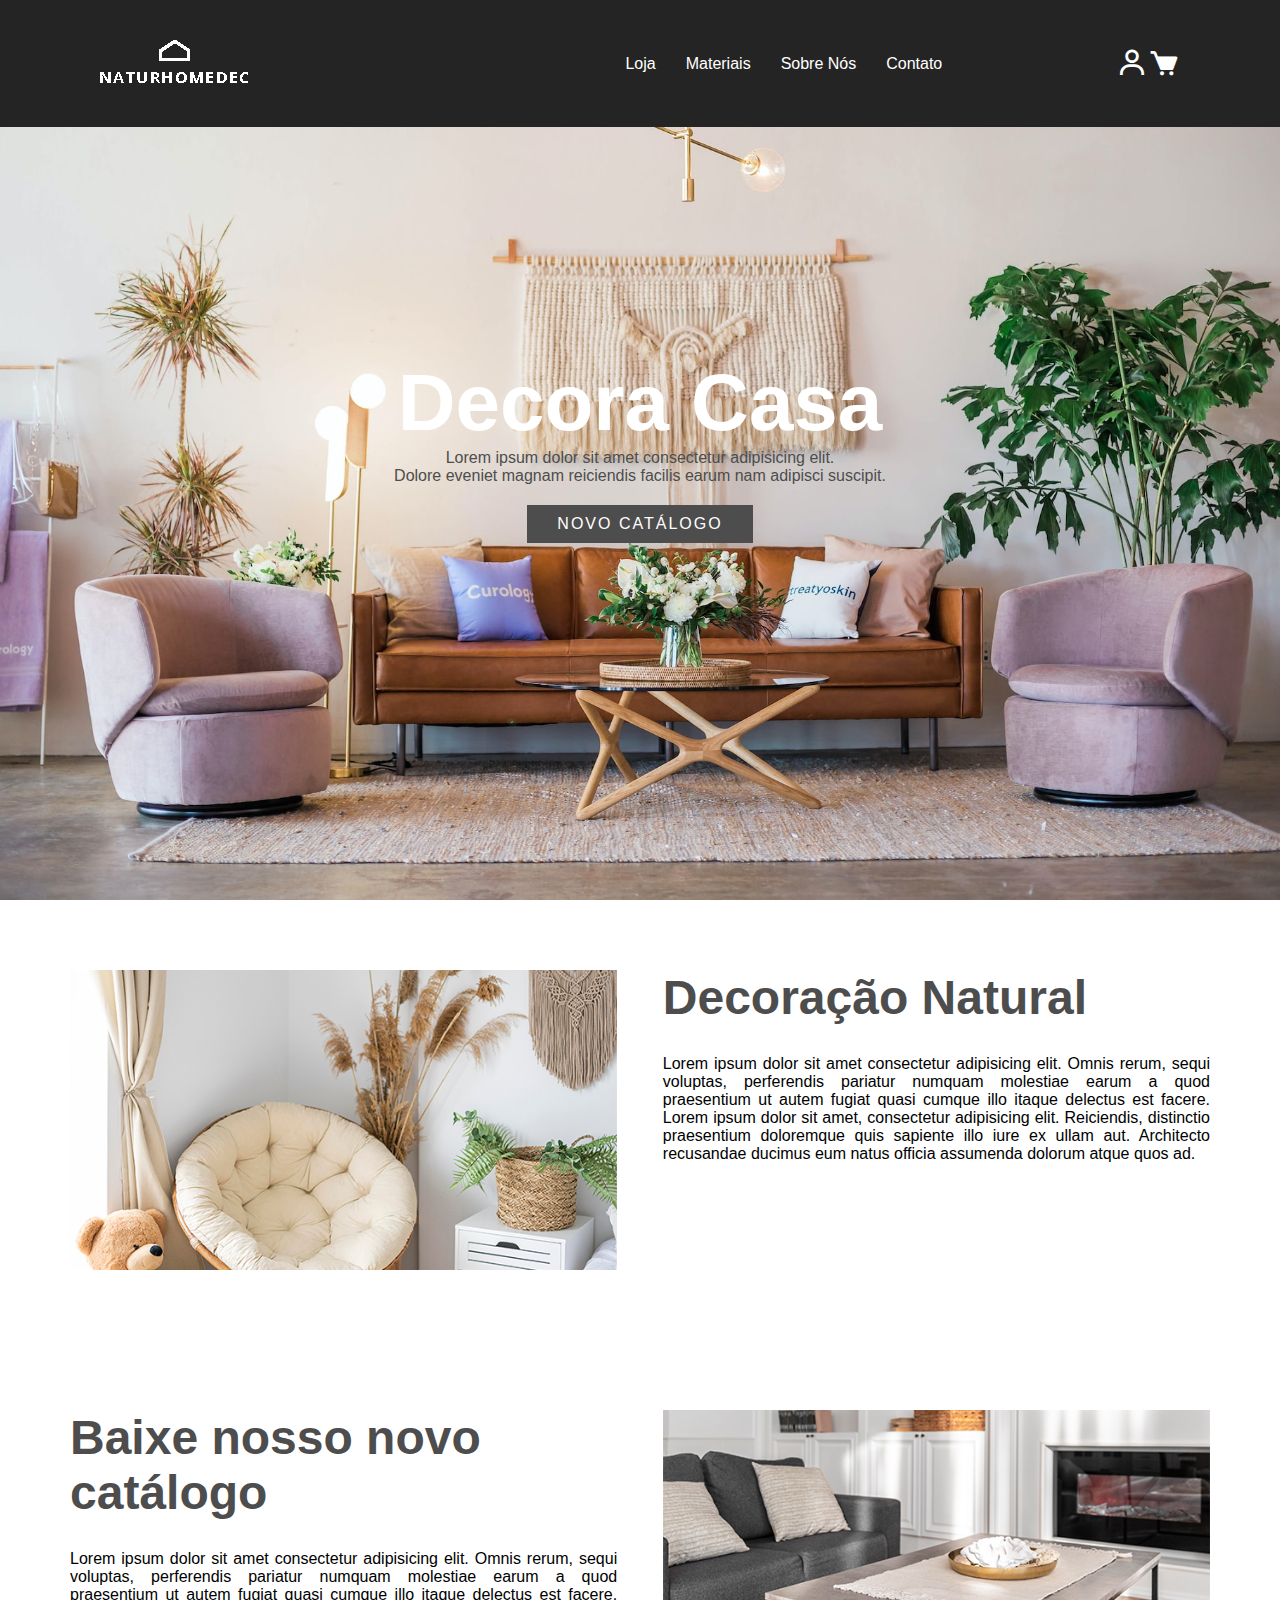
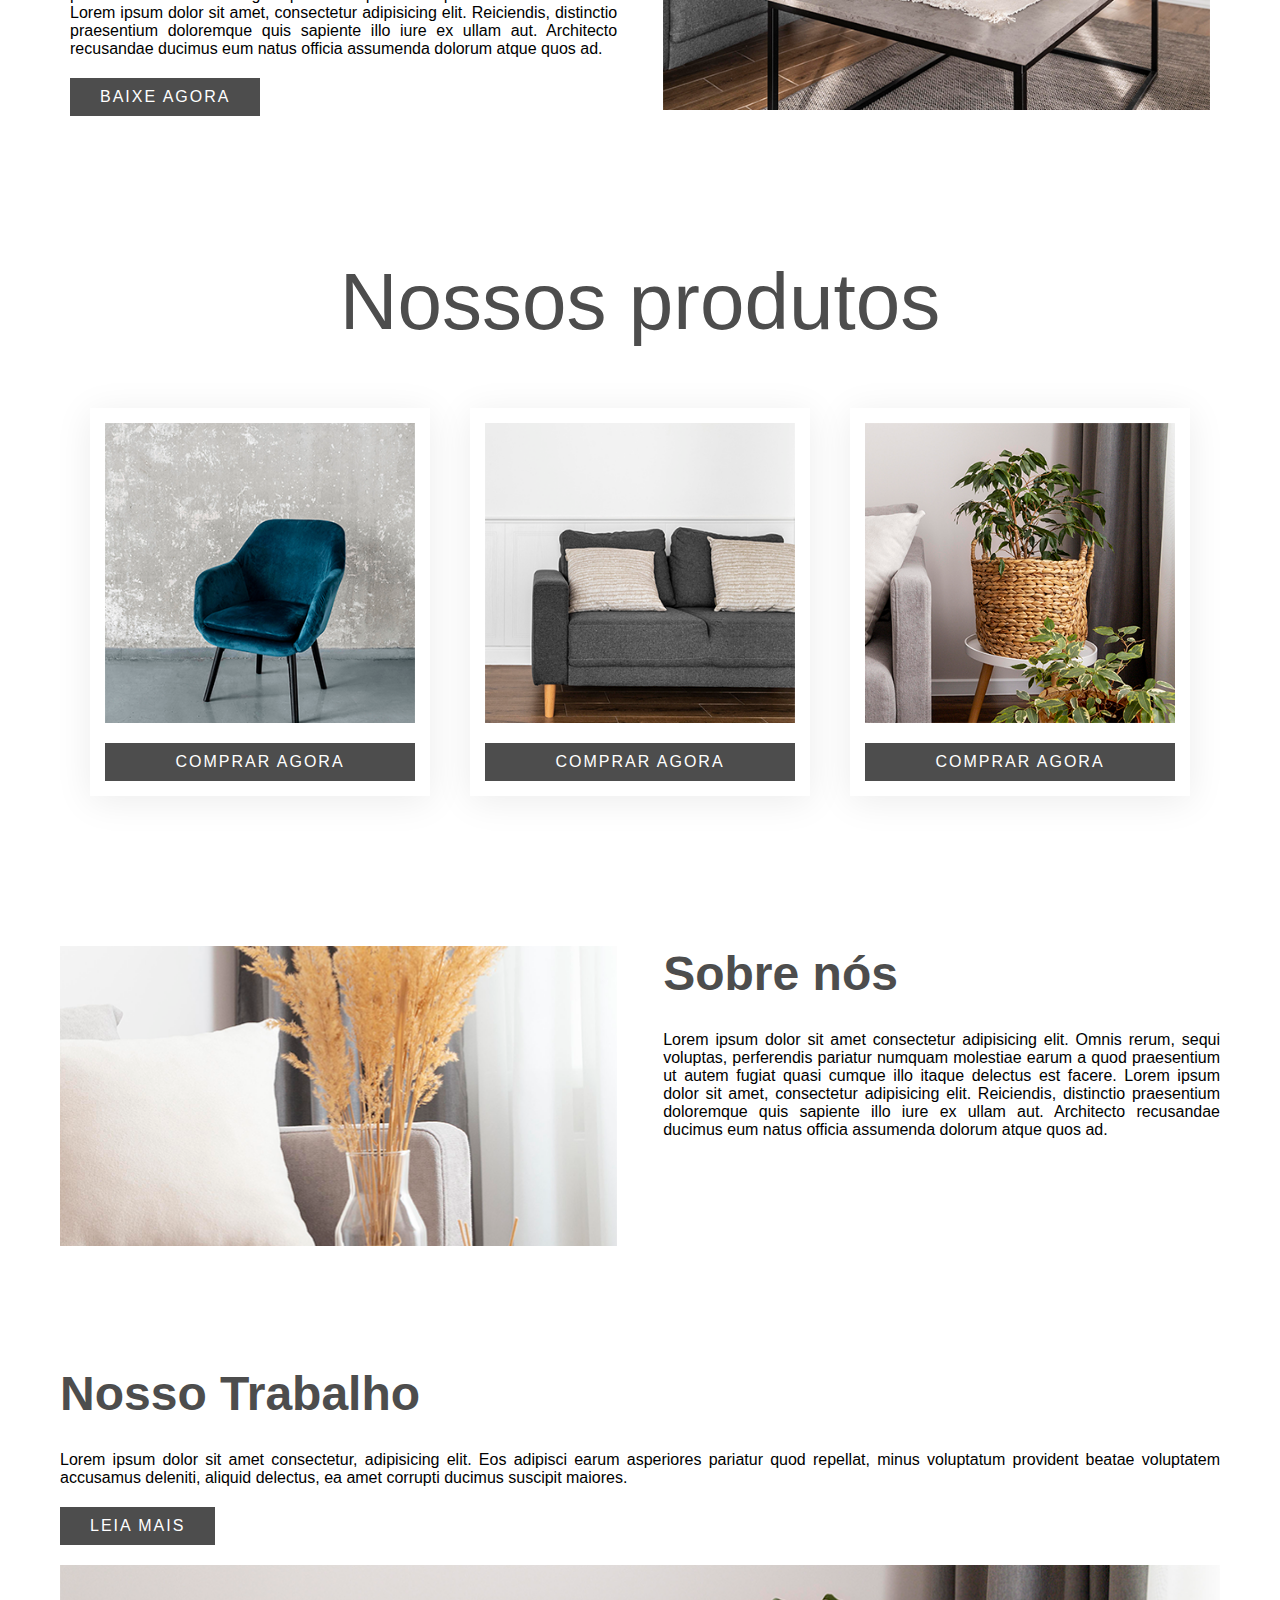
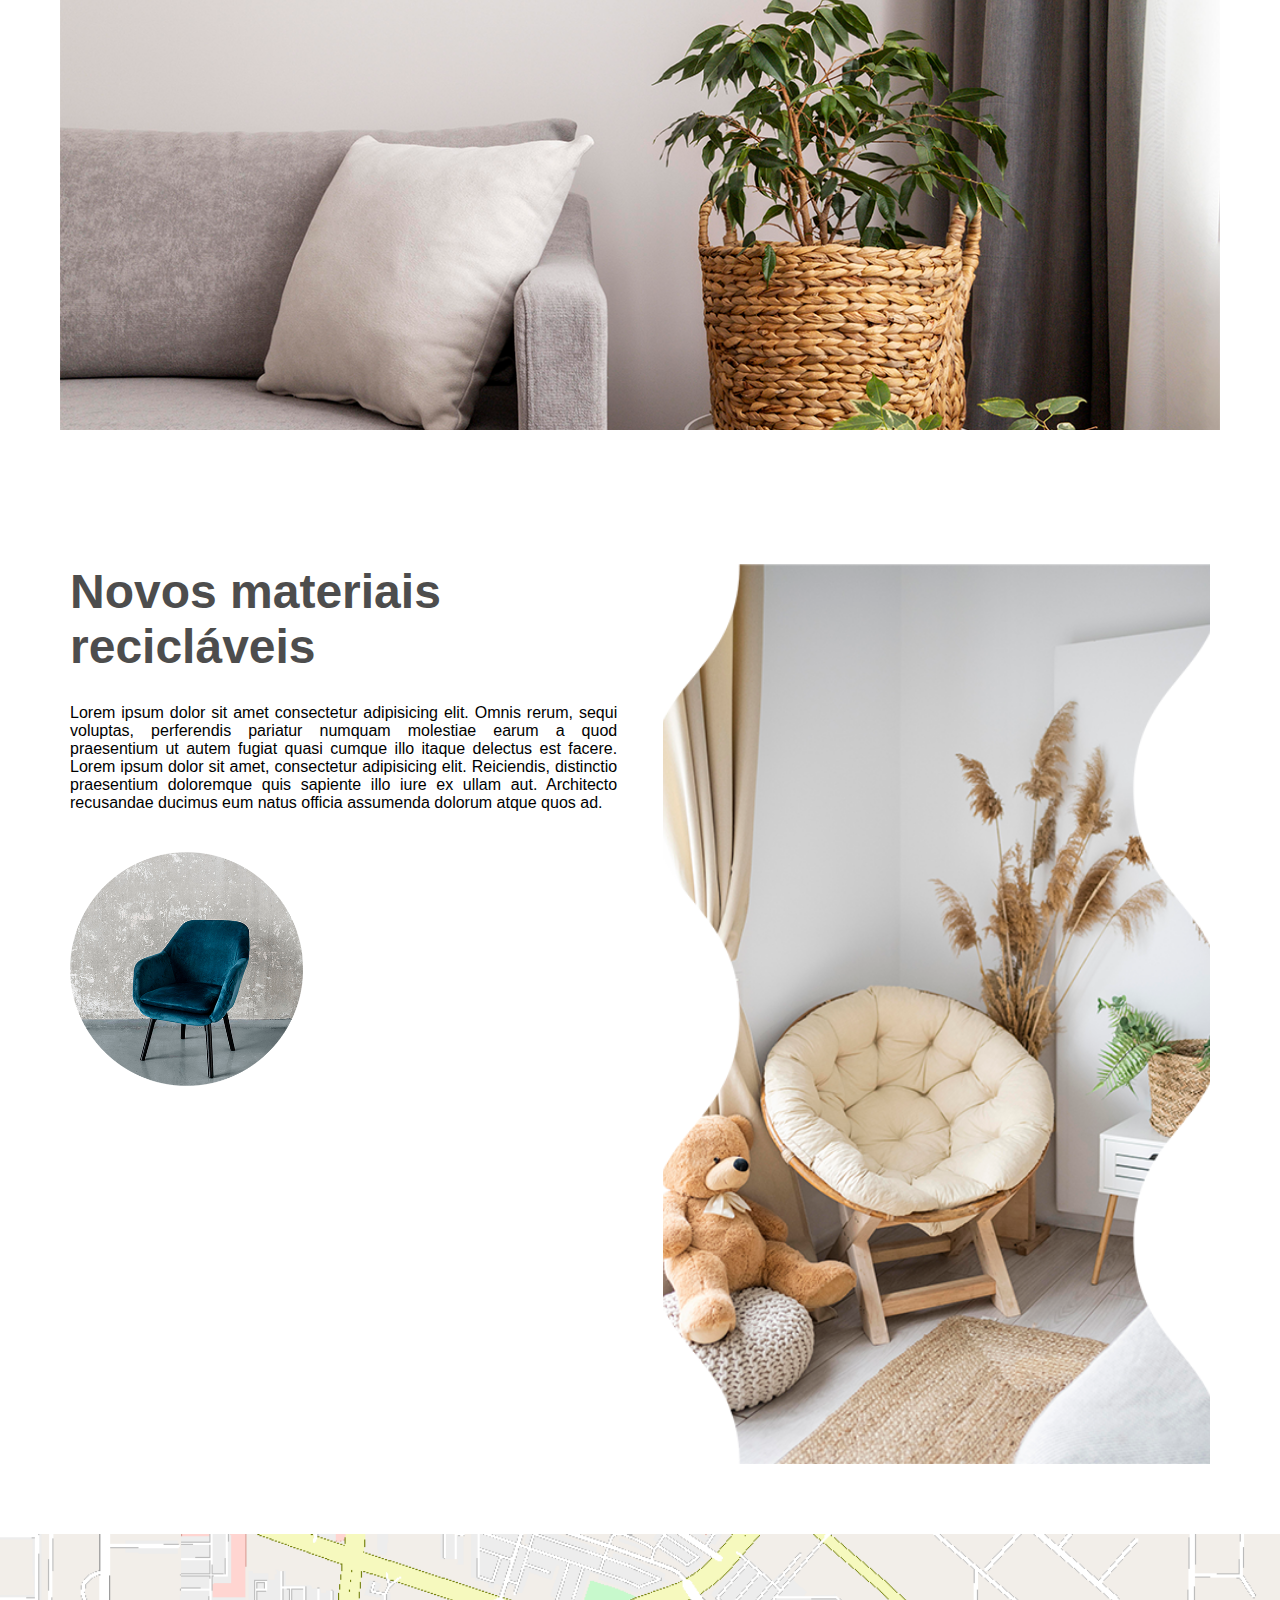
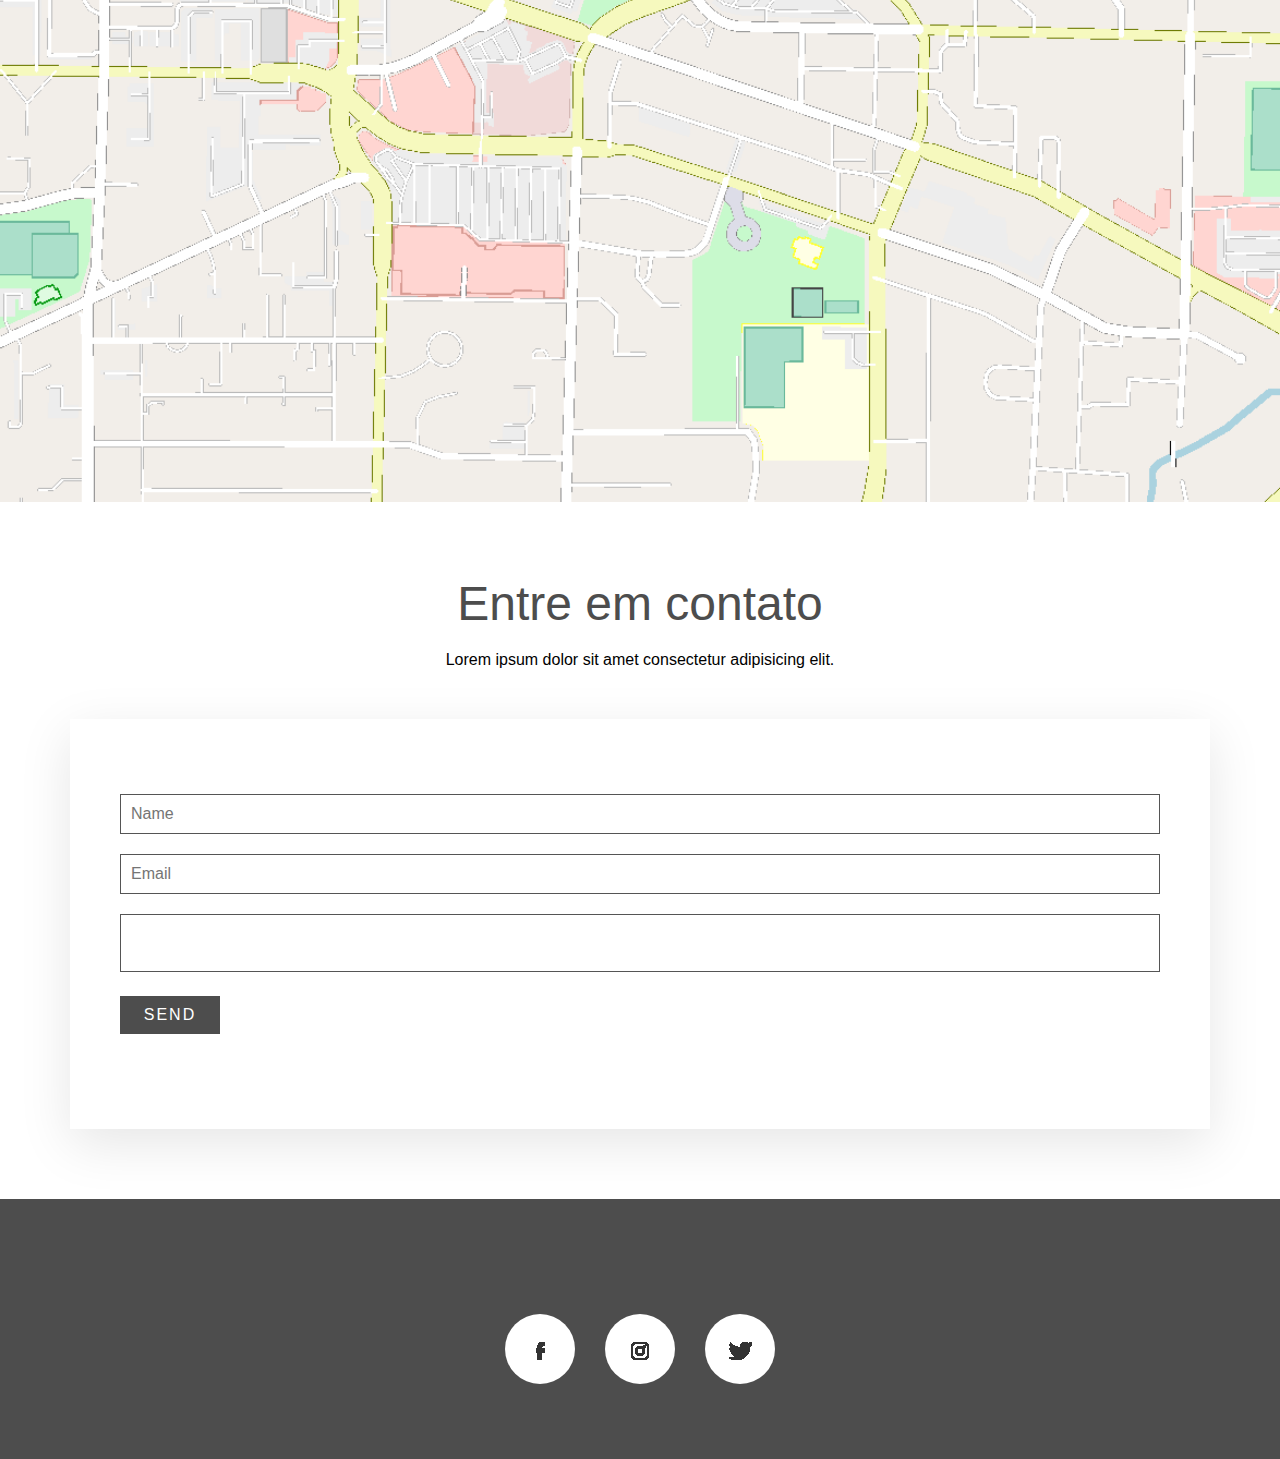
<file: index.html>
<!DOCTYPE html>
<html lang="pt-br">

<head>
    <meta charset="utf-8" />
    <title>Home Decorações</title>
    <meta name="viewport" content="width=device-width, initial-scale=1, minimum-scale=1, maximum-scale=1" />
    <meta name="keywords" content="Decorações, Design de Interiores, Móveis">
    <meta name="robots" content="index, follow">
    <meta name="author" content="Ana Lima">
    <!-- Link BoxIcons -->
    <link href='https://unpkg.com/boxicons@2.0.9/css/boxicons.min.css' rel='stylesheet'>
    <!-- Link CSS Style -->
    <link rel="stylesheet" href="/css/styles.css">
</head>

<body>
    <header>
        <a href="#" class="logo"><img class="img-logo" src="/img/logo.png"></a>
        <div class="menuToggle" onclick="menuToggle();"></div>
        <ul class="navigation">
            <li><a href="#loja" onclick="menuToggle();">Loja</a></li>
            <li><a href="#materiais" onclick="menuToggle();">Materiais</a></li>
            <li><a href="#sobre" onclick="menuToggle();">Sobre Nós</a></li>
            <li><a href="#contato" onclick="menuToggle();">Contato</a></li>
        </ul>

        <div class="nav__login">
            <div class="nav__user">
                <a href="/formulario.html"><i class='bx bx-user' id="icons"></i></a>
            </div>
            <div class="nav__cart">
                <a href="/carrinho.html"><i class='bx bxs-cart' id="icons"></i></a>
            </div>
        </div>
    </header>

    <section id="topo">
        <div class="content">
            <h2>Decora Casa</h2>
            <p>Lorem ipsum dolor sit amet consectetur adipisicing elit. <br> Dolore eveniet magnam reiciendis facilis
                earum nam adipisci suscipit.</p>
            <a href="#" class="btn">Novo Catálogo</a>
        </div>
    </section>

    <section id="catalogo">
        <div class="row">
            <div class="col50">
                <div class="imgBx">
                    <img src="/img/primeira-imagem.png" alt="">
                </div>
            </div>
            <div class="col50">
                <h2 class="title-text">Decoração Natural</h2>
                <p>
                    Lorem ipsum dolor sit amet consectetur adipisicing elit. Omnis rerum, sequi voluptas, perferendis
                    pariatur numquam molestiae earum a quod praesentium ut autem fugiat quasi cumque illo itaque
                    delectus est facere.
                    Lorem ipsum dolor sit amet, consectetur adipisicing elit. Reiciendis, distinctio praesentium
                    doloremque quis sapiente illo iure ex ullam aut. Architecto recusandae ducimus eum natus officia
                    assumenda dolorum atque quos ad.
                </p>
            </div>
        </div>
    </section>

    <section id="novo-catalogo">
        <div class="row">
            <div class="col50">
                <h2 class="title-text">Baixe nosso novo catálogo</h2>
                <p>
                    Lorem ipsum dolor sit amet consectetur adipisicing elit. Omnis rerum, sequi voluptas, perferendis
                    pariatur numquam molestiae earum a quod praesentium ut autem fugiat quasi cumque illo itaque
                    delectus est facere.
                    Lorem ipsum dolor sit amet, consectetur adipisicing elit. Reiciendis, distinctio praesentium
                    doloremque quis sapiente illo iure ex ullam aut. Architecto recusandae ducimus eum natus officia
                    assumenda dolorum atque quos ad.
                </p>
                <a href="#" class="btn">Baixe agora</a>
            </div>
            <div class="col50">
                <div class="imgBx">
                    <img src="/img/terceira-imagem.png" alt="">
                </div>
            </div>
        </div>
    </section>

    <section id="loja">
        <div class="title">
            <h2 class="title-text">Nossos produtos</h2>
        </div>
        <div class="content">
            <div class="box">
                <div class="imgBx">
                    <img src="/img/loja/first-img.png" alt="Item 1">
                </div>
                <div class="text">
                    <a href="#" class="btn">Comprar agora</a>
                </div>
            </div>

            <div class="box">
                <div class="imgBx">
                    <img src="/img/loja/second-img.png" alt="Item 2">
                </div>
                <div class="text">
                    <a href="#" class="btn">Comprar agora</a>
                </div>
            </div>

            <div class="box">
                <div class="imgBx">
                    <img src="/img/loja/third-img.png" alt="Item 3">
                </div>
                <div class="text">
                    <a href="#" class="btn">Comprar agora</a>
                </div>
            </div>
        </div>
    </section>

    <section id="sobre">
        <div class="row">
            <div class="col50">
                <div class="imgBx">
                    <img src="/img/quarta-imagem.png" alt="">
                </div>
            </div>
            <div class="col50">
                <h2 class="title-text">Sobre nós</h2>
                <p>
                    Lorem ipsum dolor sit amet consectetur adipisicing elit. Omnis rerum, sequi voluptas, perferendis
                    pariatur numquam molestiae earum a quod praesentium ut autem fugiat quasi cumque illo itaque
                    delectus est facere.
                    Lorem ipsum dolor sit amet, consectetur adipisicing elit. Reiciendis, distinctio praesentium
                    doloremque quis sapiente illo iure ex ullam aut. Architecto recusandae ducimus eum natus officia
                    assumenda dolorum atque quos ad.
                </p>
            </div>
        </div>
    </section>

    <section id="trabalho">
        <div class="text">
            <h2 class="title-text">Nosso Trabalho</h2>
            <p>Lorem ipsum dolor sit amet consectetur, adipisicing elit. Eos adipisci earum asperiores pariatur quod
                repellat, minus voluptatum provident beatae voluptatem accusamus deleniti, aliquid delectus, ea amet
                corrupti ducimus suscipit maiores.</p>
            <a href="#" class="btn">Leia mais</a>
        </div>
        <div class="imagem">
            <img class="imagem-trabalho" src="/img/quinta-imagem.png" alt="">
        </div>
    </section>

    <section id="materiais">
        <div class="row">
            <div class="col50">
                <h2 class="title-text">Novos materiais recicláveis</h2>
                <p>
                    Lorem ipsum dolor sit amet consectetur adipisicing elit. Omnis rerum, sequi voluptas, perferendis
                    pariatur numquam molestiae earum a quod praesentium ut autem fugiat quasi cumque illo itaque
                    delectus est facere.
                    Lorem ipsum dolor sit amet, consectetur adipisicing elit. Reiciendis, distinctio praesentium
                    doloremque quis sapiente illo iure ex ullam aut. Architecto recusandae ducimus eum natus officia
                    assumenda dolorum atque quos ad.
                </p>
                <div class="circulo-img">
                    <img src="/img/sexta-imagem.png" alt="">
                </div>
            </div>
            <div class="col50">
                <div class="imgBx">
                    <img src="/img/setima-imagem.png" alt="">
                </div>
            </div>
        </div>
    </section>

    <section id="mapa">
        <div class="container">
            <img src="/img/img-mapa.png" alt="Imagem do mapa da loja" />
        </div>
    </section>

    <section id="contato">
        <div class="title">
            <h2>Entre em contato</h2>
            <p>Lorem ipsum dolor sit amet consectetur adipisicing elit.</p>
        </div>
        <div class="contactForm">
            <div class="inputBox">
                <input type="text" placeholder="Name">
            </div>
            <div class="inputBox">
                <input type="text" placeholder="Email">
            </div>
            <div class="inputBox">
                <textarea></textarea>
            </div>
            <div class="inputBox">
                <input type="submit" value="Send">
            </div>
        </div>
    </section>

    <footer>
        <div class="content">
            <div class="box">
                <div class="imgBx">
                    <a href="https://www.facebook.com/" target="_blank">
                        <img src="/img/footer/facebook.png">
                    </a>
                </div>
            </div>
            <!--  -->
            <div class="box">
                <div class="imgBx">
                    <a href="https://www.instagram.com/" target="_blank">
                        <img src="/img/footer/instagram.png">
                    </a>
                </div>
            </div>
            <!--  -->
            <div class="box">
                <div class="imgBx">
                    <a href="https://twitter.com/" target="_blank">
                        <img src="/img/footer/twitter.png">
                    </a>
                </div>
            </div>
        </div>
    </footer>

</body>

<script src="/js/main.js" defer></script>

</html>
</file>
<file: css/styles.css>
* {
    font-family: "Poppins", sans-serif;
    margin: 0;
    padding: 0;
    box-sizing: border-box;
    scroll-behavior: smooth;
}

body {
    min-height: 1000px;
}

header {
    position: fixed;
    top: 0;
    left: 0;
    width: 100%;
    padding: 40px 100px;
    z-index: 10000;
    transition: 0.5s;
    background: #252424;
    display: flex;
    align-items: center;
    justify-content: space-between;
}

header.sticky {
    background-color: #4d4d4d;
    padding: 10px 100px;
    box-shadow: 0 5px 20px rgba(0, 0, 0, 0.05);
}

header .img-logo {
    width: 100%;
}

header.sticky .logo {
    color: #111;
}

header .navigation {
    position: relative;
    display: flex;
    align-items: center;
}

header .navigation li {
    list-style: none;
    margin-left: 30px;
}

header .navigation a {
    text-decoration: none;
    color: #fff;
    font-weight: 300;
}

header.sticky .navigation li a {
    color: #fff;
}

header .nav__login {
    display: flex;
}

header #icons {
    font-size: 2em;
    color: #fff;
}

section#topo {
    position: relative;
    width: 100%;
    min-height: 100vh;
    display: flex;
    justify-content: center;
    align-items: center;
    background: url("../img/banner-topo.jpg");
    background-repeat: no-repeat;
    background-size: cover;
    background-position: center;
}

section#topo .content {
    max-width: 900px;
    text-align: center;
}

section#topo .content p {
    font-size: 1em;
    color: #4d4d4d;
}

section#topo h2 {
    font-size: 5em;
    color: #fff;
}

section#topo .btn {
    font-size: 1em;
    color: #fff;
    background-color: #4d4d4d;
    display: inline-block;
    padding: 10px 30px;
    margin-top: 20px;
    text-transform: uppercase;
    text-decoration: none;
    letter-spacing: 2px;
    transition: 0.5s;
}

section#topo .btn:hover {
    letter-spacing: 5px;
}

section#catalogo {
    padding: 70px;
}

section#catalogo .row {
    width: 100%;
    display: flex;
    justify-content: space-between;
}

section#catalogo .row .col50 {
    position: relative;
    width: 48%;
}

section#catalogo .title-text {
    font-size: 3em;
    color: #4d4d4d;
    font-weight: bolder;
    padding-bottom: 30px;
}

section#catalogo p {
    text-align: justify;
}


section#catalogo .row .col50 .imgBx {
    position: relative;
    width: 100%;
    min-height: 300px;
    /* height: 100%; */
}

section#catalogo .row .col50 .imgBx img {
    position: absolute;
    top: 0;
    left: 0;
    width: 100%;
    height: 100%;
    object-fit: cover;
}

section#novo-catalogo {
    padding: 70px;
}

section#novo-catalogo .row {
    width: 100%;
    display: flex;
    justify-content: space-between;
}

section#novo-catalogo .row .col50 {
    position: relative;
    width: 48%;
}

section#novo-catalogo .title-text {
    font-size: 3em;
    color: #4d4d4d;
    font-weight: bolder;
    padding-bottom: 30px;
}

section#novo-catalogo p {
    text-align: justify;
}

section#novo-catalogo .btn {
    font-size: 1em;
    color: #fff;
    background-color: #4d4d4d;
    display: inline-block;
    padding: 10px 30px;
    margin-top: 20px;
    text-transform: uppercase;
    text-decoration: none;
    letter-spacing: 2px;
    transition: 0.5s;
}

section#novo-catalogo .btn:hover {
    letter-spacing: 5px;
}



section#novo-catalogo .row .col50 .imgBx {
    position: relative;
    width: 100%;
    min-height: 300px;
    /* height: 100%; */
}

section#novo-catalogo .row .col50 .imgBx img {
    position: absolute;
    top: 0;
    left: 0;
    width: 100%;
    height: 100%;
    object-fit: cover;
}

section#carousel {
    padding: 100px;
    background: #f4f2e8;
}

section#carousel .slider {
    margin: 0 auto;
    width: 800px;
    height: 400px;
    overflow: hidden;
}

section#carousel .slides {
    width: 400%;
    height: 400px;
    display: flex;
}

section#carousel .slides input {
    display: none;
}

section#carousel .slide {
    width: 25%;
    position: relative;
}

section#loja {
    padding: 70px;
}

section#loja .title {
    width: 100%;
    display: flex;
    justify-content: center;
    align-items: center;
    flex-direction: column;
}

section#loja .title-text {
    font-size: 5em;
    font-weight: 300;
    color: #4d4d4d;
}

section#loja .content {
    display: flex;
    justify-content: center;
    flex-wrap: wrap;
    margin-top: 40px;
}

section#loja .box {
    width: 340px;
    margin: 20px;
    border: 15px solid #fff;
    box-shadow: 0 5px 35px rgba(0, 0, 0, 0.08);
}

section#loja .imgBx {
    position: relative;
    width: 100%;
    height: 300px;
}

section#loja img {
    position: absolute;
    top: 0;
    left: 0;
    width: 100%;
    height: 100%;
    object-fit: cover;
}

section#loja .btn {
    font-size: 1em;
    color: #fff;
    background-color: #4d4d4d;
    display: flex;
    justify-content: center;
    padding: 10px 30px;
    margin-top: 20px;
    text-transform: uppercase;
    text-decoration: none;
    letter-spacing: 2px;
    transition: 0.5s;
}

section#loja .btn:hover {
    letter-spacing: 5px;
}

section#sobre {
    padding: 60px;
}

section#sobre .row {
    width: 100%;
    display: flex;
    justify-content: space-between;
}

section#sobre .row .col50 {
    position: relative;
    width: 48%;
}

section#sobre .title-text {
    font-size: 3em;
    color: #4d4d4d;
    font-weight: bolder;
    padding-bottom: 30px;
}

section#sobre p {
    text-align: justify;
}


section#sobre .row .col50 .imgBx {
    position: relative;
    width: 100%;
    min-height: 300px;
    /* height: 100%; */
}

section#sobre .row .col50 .imgBx img {
    position: absolute;
    top: 0;
    left: 0;
    width: 100%;
    height: 100%;
    object-fit: cover;
}

section#trabalho {
    padding: 60px;
}

section#trabalho .text {
    padding-bottom: 20px;
}

section#trabalho p {
    text-align: justify;
}

section#trabalho .title-text {
    font-size: 3em;
    color: #4d4d4d;
    font-weight: bolder;
    padding-bottom: 30px;
}

section#trabalho .btn {
    font-size: 1em;
    color: #fff;
    background-color: #4d4d4d;
    display: inline-block;
    padding: 10px 30px;
    margin-top: 20px;
    text-transform: uppercase;
    text-decoration: none;
    letter-spacing: 2px;
    transition: 0.5s;
}

section#trabalho .btn:hover {
    letter-spacing: 5px;
}

section#trabalho .imagem-trabalho {
    width: 100%;
}

section#materiais {
    padding: 70px;
}

section#materiais .row {
    width: 100%;
    display: flex;
    justify-content: space-between;
}

section#materiais .row .col50 {
    position: relative;
    width: 48%;
}

section#materiais .title-text {
    font-size: 3em;
    color: #4d4d4d;
    font-weight: bolder;
    padding-bottom: 30px;
}

section#materiais p {
    text-align: justify;
}


section#materiais .row .col50 .imgBx {
    position: relative;
    width: 100%;
    height: 100vh;
}

section#materiais .row .col50 .imgBx img {
    position: absolute;
    top: 0;
    left: 0;
    width: 100%;
    height: 100vh;
    object-fit: cover;
}

section#materiais .circulo-img {
    position: relative;
    width: 100%;
    height: 300px;
    padding-top: 40px;
}

section#materiais .circulo-img img {
    height: 90%;
}

section#mapa {
    width: 100%;
}

section#mapa img {
    width: 100%;
}

section#contato {
    padding: 70px;
}

section#contato .contactForm {
    padding: 75px 50px;
    background: #fff;
    box-shadow: 0 15px 50px rgba(0, 0, 0, 0.1);
    width: 100%;
    margin-top: 50px;
}

section#contato h2 {
    color: #4d4d4d;
    font-size: 3em;
    margin-bottom: 20px;
    font-weight: 500;
    text-align: center;
}

section#contato p {
    text-align: center;
}

section#contato .contactForm .inputBox {
    position: relative;
    width: 100%;
    margin-bottom: 20px;
}

section#contato .contactForm .inputBox input,
.contactForm .inputBox textarea {
    width: 100%;
    border: 1px solid #555;
    padding: 10px;
    color: #111;
    outline: none;
    font-size: 16px;
    font-weight: 500;
    resize: none;
}

section#contato .contactForm .inputBox input[type="submit"] {
    font-size: 1em;
    color: #fff;
    background: #4d4d4d;
    display: inline-block;
    text-transform: uppercase;
    text-decoration: none;
    letter-spacing: 2px;
    transition: 0.5s;
    max-width: 100px;
    font-weight: 300;
    border: none;
    cursor: pointer;
}

footer {
    padding: 60px;
    background: #4d4d4d;
}

footer .content {
    display: flex;
    justify-content: center;
    flex-wrap: wrap;
    margin-top: 40px;
}

footer .box {
    width: 70px;
    margin: 15px;
    padding: 10px;
    text-align: center;
    background-color: #fff;
    transition: 0.5s;
    border-radius: 50px;
    cursor: pointer;
}

footer .imgBx {
    height: 50px;
    display: flex;
    justify-content: center;
    align-items: center;
}

footer a {
    font-size: 2em;
    text-decoration: none;
}

footer a:hover {
    color: #fff;
}


/* MEDIA QUERIE */

@media (max-width: 991px) {

    header,
    header.sticky {
        padding: 10px 20px;
    }

    header .navigation {
        display: none;
    }

    header .navigation.active {
        width: 100%;
        height: calc(100% - 68px);
        position: fixed;
        top: 68px;
        left: 0;
        display: flex;
        justify-content: center;
        align-items: center;
        flex-direction: column;
        background: #252424;
    }

    header .navigation li {
        margin-left: 0;
    }

    header .navigation li a {
        color: #fff;
        font-size: 1.6em;
    }

    .menuToggle {
        position: relative;
        width: 40px;
        height: 40px;
        background: url("/img/menu-header.png");
        background-size: 30px;
        background-repeat: no-repeat;
        background-position: center;
        cursor: pointer;
    }

    .menuToggle.active {
        background: url("/img/close.png");
        background-size: 25px;
        background-repeat: no-repeat;
        background-position: center;
    }

    section#catalogo {
        padding: 20px;
    }

    section#catalogo .row {
        flex-direction: column;
    }

    section#catalogo .row .col50 {
        position: relative;
        width: 100%;
    }

    section#catalogo .title-text {
        font-size: 2em;
    }

    section#catalogo .row .col50 .imgBx {
        height: 300px;
        margin-top: 20px;
    }

    section#novo-catalogo {
        padding: 20px;
    }

    section#novo-catalogo .row {
        flex-direction: column;
    }

    section#novo-catalogo .row .col50 {
        position: relative;
        width: 100%;
    }

    section#novo-catalogo .row .col50 .imgBx {
        height: 300px;
        margin-top: 20px;
    }

    section#novo-catalogo .row .col50 .imgBx img {
        height: 300px;
    }

    section#loja {
        padding: 20px;
    }

    section#loja .title-text {
        font-size: 3em;
        text-align: center;
    }

    section#loja .content {
        margin-top: 20px;
    }

    section#loja .box {
        margin-top: 10px;
    }

    section#lojam.imgBx {
        height: 260px;
    }

    section#loja .btn {
        font-size: 0.8em;
    }

    section#sobre {
        padding: 20px;
    }

    section#sobre .row {
        flex-direction: column;
    }

    section#sobre .row .col50 {
        position: relative;
        width: 100%;
    }

    section#sobre .row .col50 .imgBx {
        height: 300px;
        margin-top: 20px;
    }

    section#trabalho {
        padding: 20px;
    }

    section#trabalho .title-text {
        font-size: 2.5em;
    }

    section#materiais {
        padding: 20px;
    }

    section#materiais .row {
        flex-direction: column;
    }

    section#materiais .row .col50 {
        position: relative;
        width: 100%;
    }

    section#materiais .title-text {
        font-size: 2em;
    }

    section#materiais .row .col50 .imgBx {
        height: 40vh;
        margin-top: 20px;
    }

    section#materiais .row .col50 .imgBx img {
        height: 40vh;
    }

    section#materiais .circulo-img {
        display: none;
    }

    section#contato {
        padding: 20px;
    }

}
</file>
